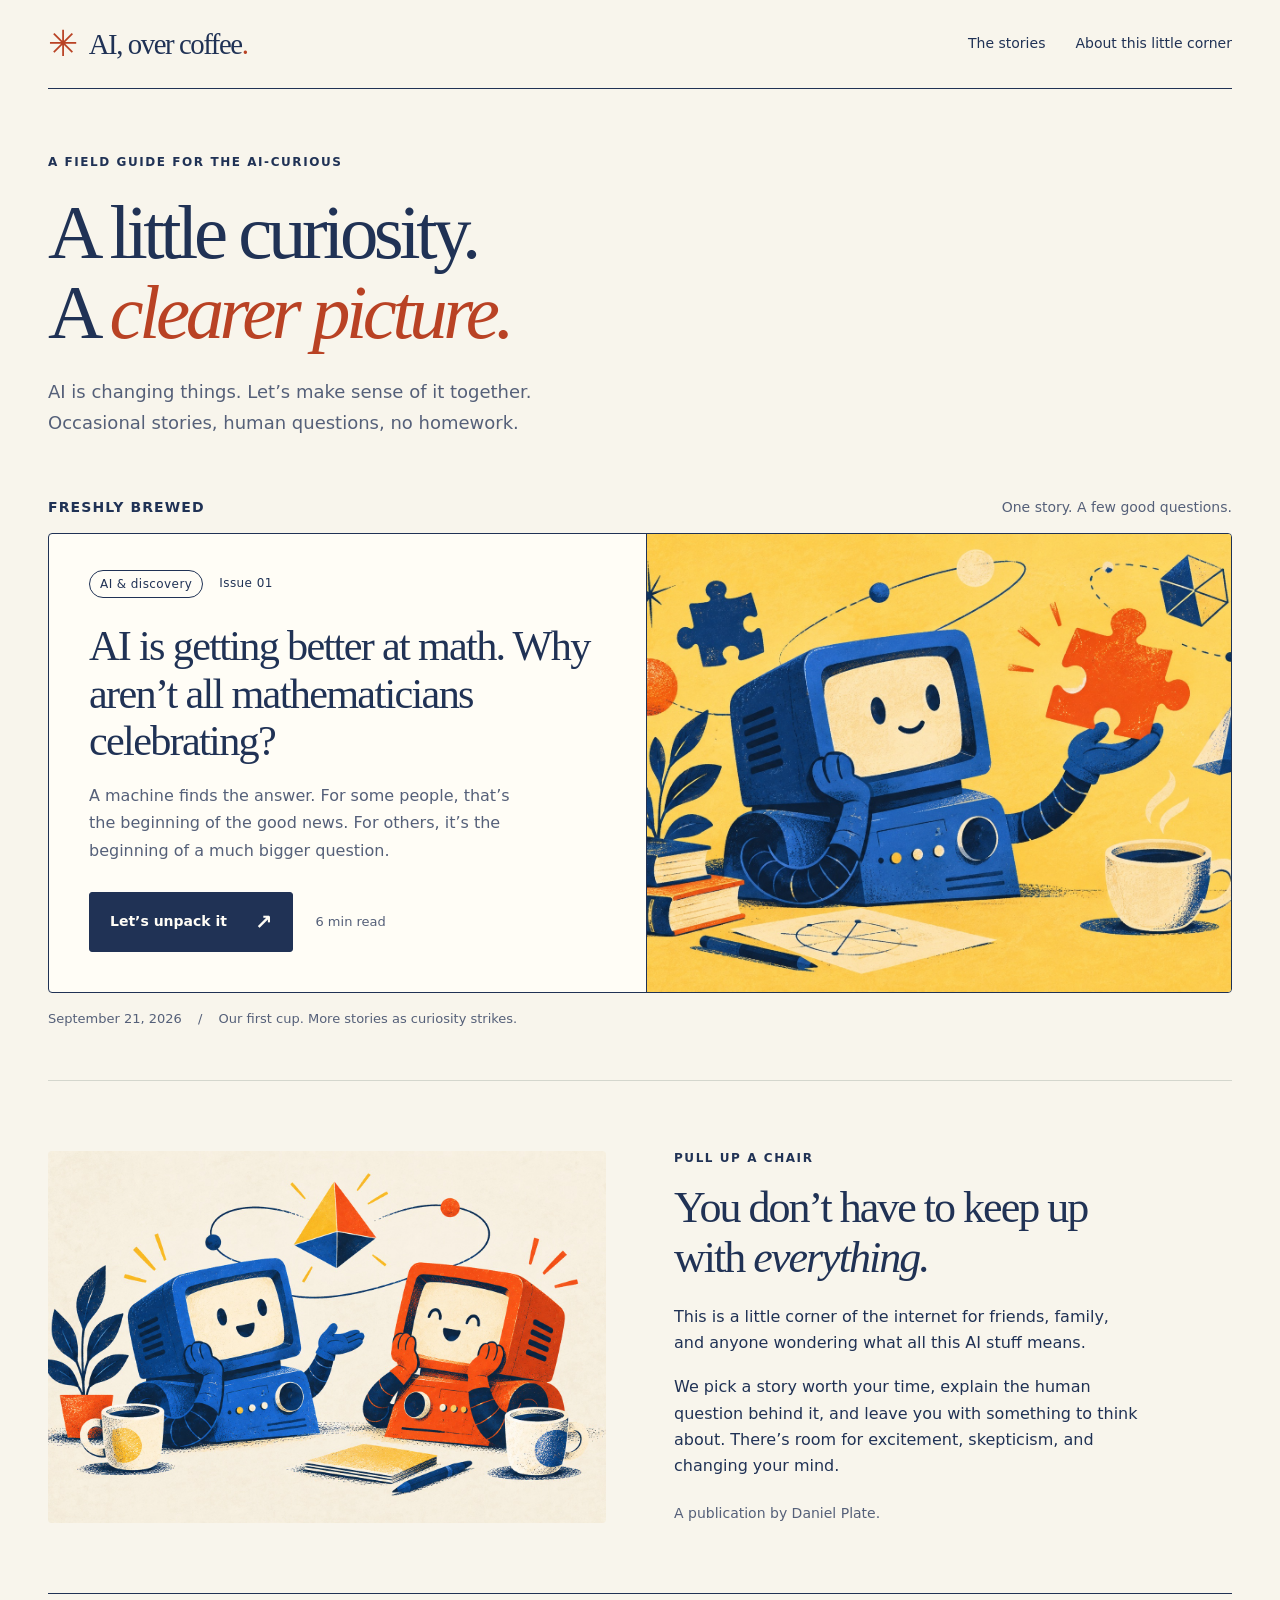
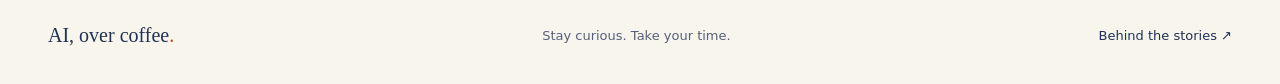
<file: docs/index.html>
<!doctype html>
<html lang="en">
<head>
  <meta charset="utf-8">
  <meta name="viewport" content="width=device-width, initial-scale=1">
  <title>AI, over coffee — A little curiosity. A clearer picture.</title>
  <meta name="description" content="Occasional stories about AI and the people figuring it out. Clear explanations, thoughtful questions, and no technical background required.">
  <meta name="theme-color" content="#f8f5ec">
  <link rel="canonical" href="https://buildlittleworlds.github.io/math-crisis/">
  <link rel="icon" type="image/svg+xml" href="data:image/svg+xml,%3Csvg xmlns='http://www.w3.org/2000/svg' viewBox='0 0 64 64'%3E%3Crect width='64' height='64' rx='16' fill='%23ffcc53'/%3E%3Cpath d='M15 24h30v15a13 13 0 0 1-26 0V24m26 3h4a7 7 0 0 1 0 14h-5M25 10v7m12-7v7' fill='none' stroke='%23203255' stroke-width='5' stroke-linecap='round'/%3E%3C/svg%3E">
  <link rel="stylesheet" href="assets/styles.css">
</head>
<body>
  <a class="skip-link" href="#main">Skip to content</a>
  <header class="site-header wrap">
    <a class="brand" href="./" aria-label="AI, over coffee home"><span class="brand-mark" aria-hidden="true">✳</span> AI, over coffee<span class="brand-dot">.</span></a>
    <nav aria-label="Main navigation"><a href="#stories">The stories</a><a href="#about">About this little corner</a></nav>
  </header>
  <main id="main" class="wrap">
    <section class="home-intro" aria-labelledby="welcome">
      <p class="eyebrow">A field guide for the AI-curious</p>
      <h1 id="welcome">A little curiosity.<br>A <em>clearer picture.</em></h1>
      <p class="intro-copy">AI is changing things. Let’s make sense of it together.<br class="desktop-break"> Occasional stories, human questions, no homework.</p>
    </section>
    <section id="stories" class="stories" aria-labelledby="latest">
      <div class="section-label"><h2 id="latest">Freshly brewed</h2><span>One story. A few good questions.</span></div>
      <article class="feature">
        <div class="feature-copy">
          <div class="story-meta"><span class="tag">AI &amp; discovery</span><span>Issue 01</span></div>
          <h3><a href="stories/when-ai-solves-math/">AI is getting better at math. Why aren’t all mathematicians celebrating?</a></h3>
          <p>A machine finds the answer. For some people, that’s the beginning of the good news. For others, it’s the beginning of a much bigger question.</p>
          <div class="feature-bottom"><a class="button" href="stories/when-ai-solves-math/">Let’s unpack it <span aria-hidden="true">↗</span></a><span class="reading-time">6 min read</span></div>
        </div>
        <div class="feature-art"><img src="assets/idea-machine.jpg" width="1536" height="1024" alt="A cheerful blue idea machine offers a puzzle piece beside a cup of coffee." fetchpriority="high"></div>
      </article>
      <p class="edition-note"><time datetime="2026-09-21">September 21, 2026</time><span aria-hidden="true"> / </span> Our first cup. More stories as curiosity strikes.</p>
    </section>
    <section id="about" class="about" aria-labelledby="about-title">
      <div class="about-picture"><img src="assets/coffee-conversation.jpg" width="1536" height="1024" loading="lazy" alt="Two cheerful blue and orange computers share an idea over cups of coffee."></div>
      <div class="about-copy"><p class="eyebrow">Pull up a chair</p><h2 id="about-title">You don’t have to keep up with <em>everything.</em></h2><p>This is a little corner of the internet for friends, family, and anyone wondering what all this AI stuff means.</p><p>We pick a story worth your time, explain the human question behind it, and leave you with something to think about. There’s room for excitement, skepticism, and changing your mind.</p><p class="about-signoff">A publication by Daniel Plate.</p></div>
    </section>
  </main>
  <footer class="site-footer wrap"><span>AI, over coffee<span class="brand-dot">.</span></span><p>Stay curious. Take your time.</p><a href="https://github.com/buildLittleWorlds/math-crisis">Behind the stories ↗</a></footer>
</body>
</html>
</file>
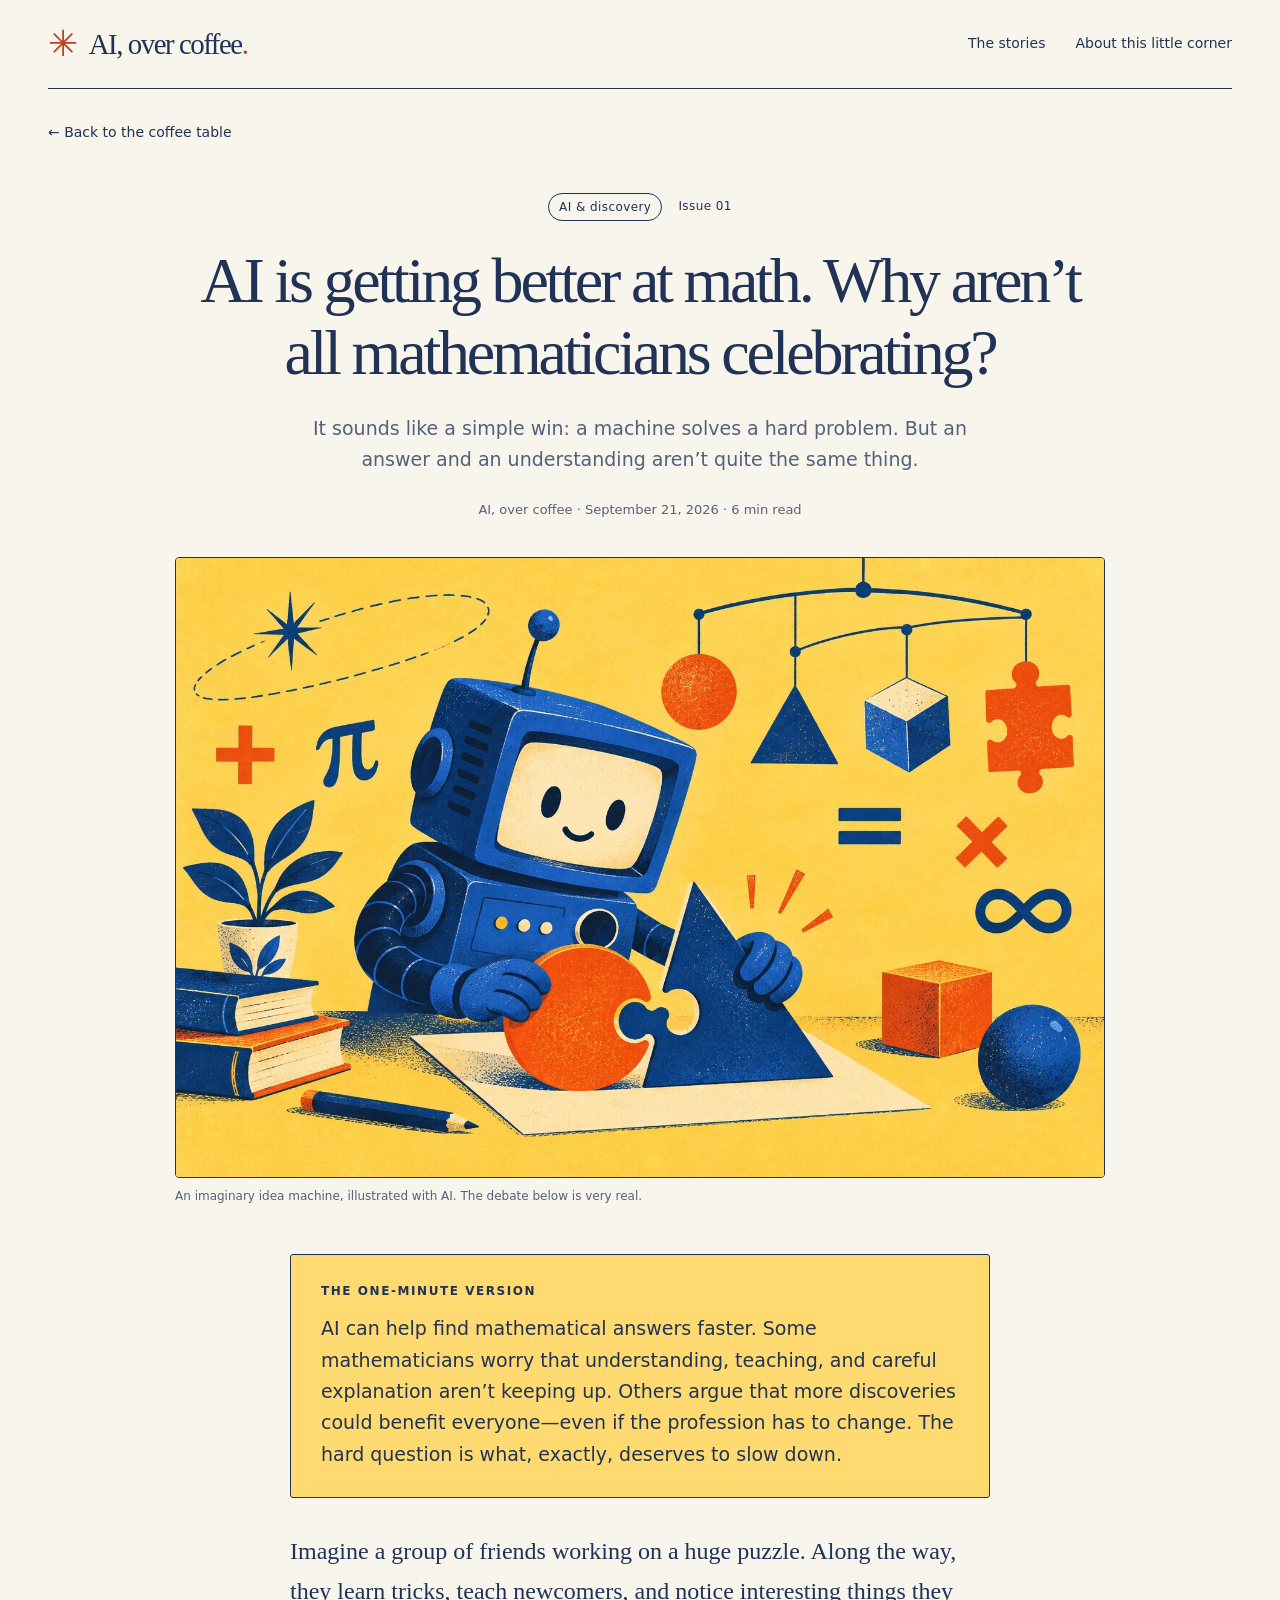
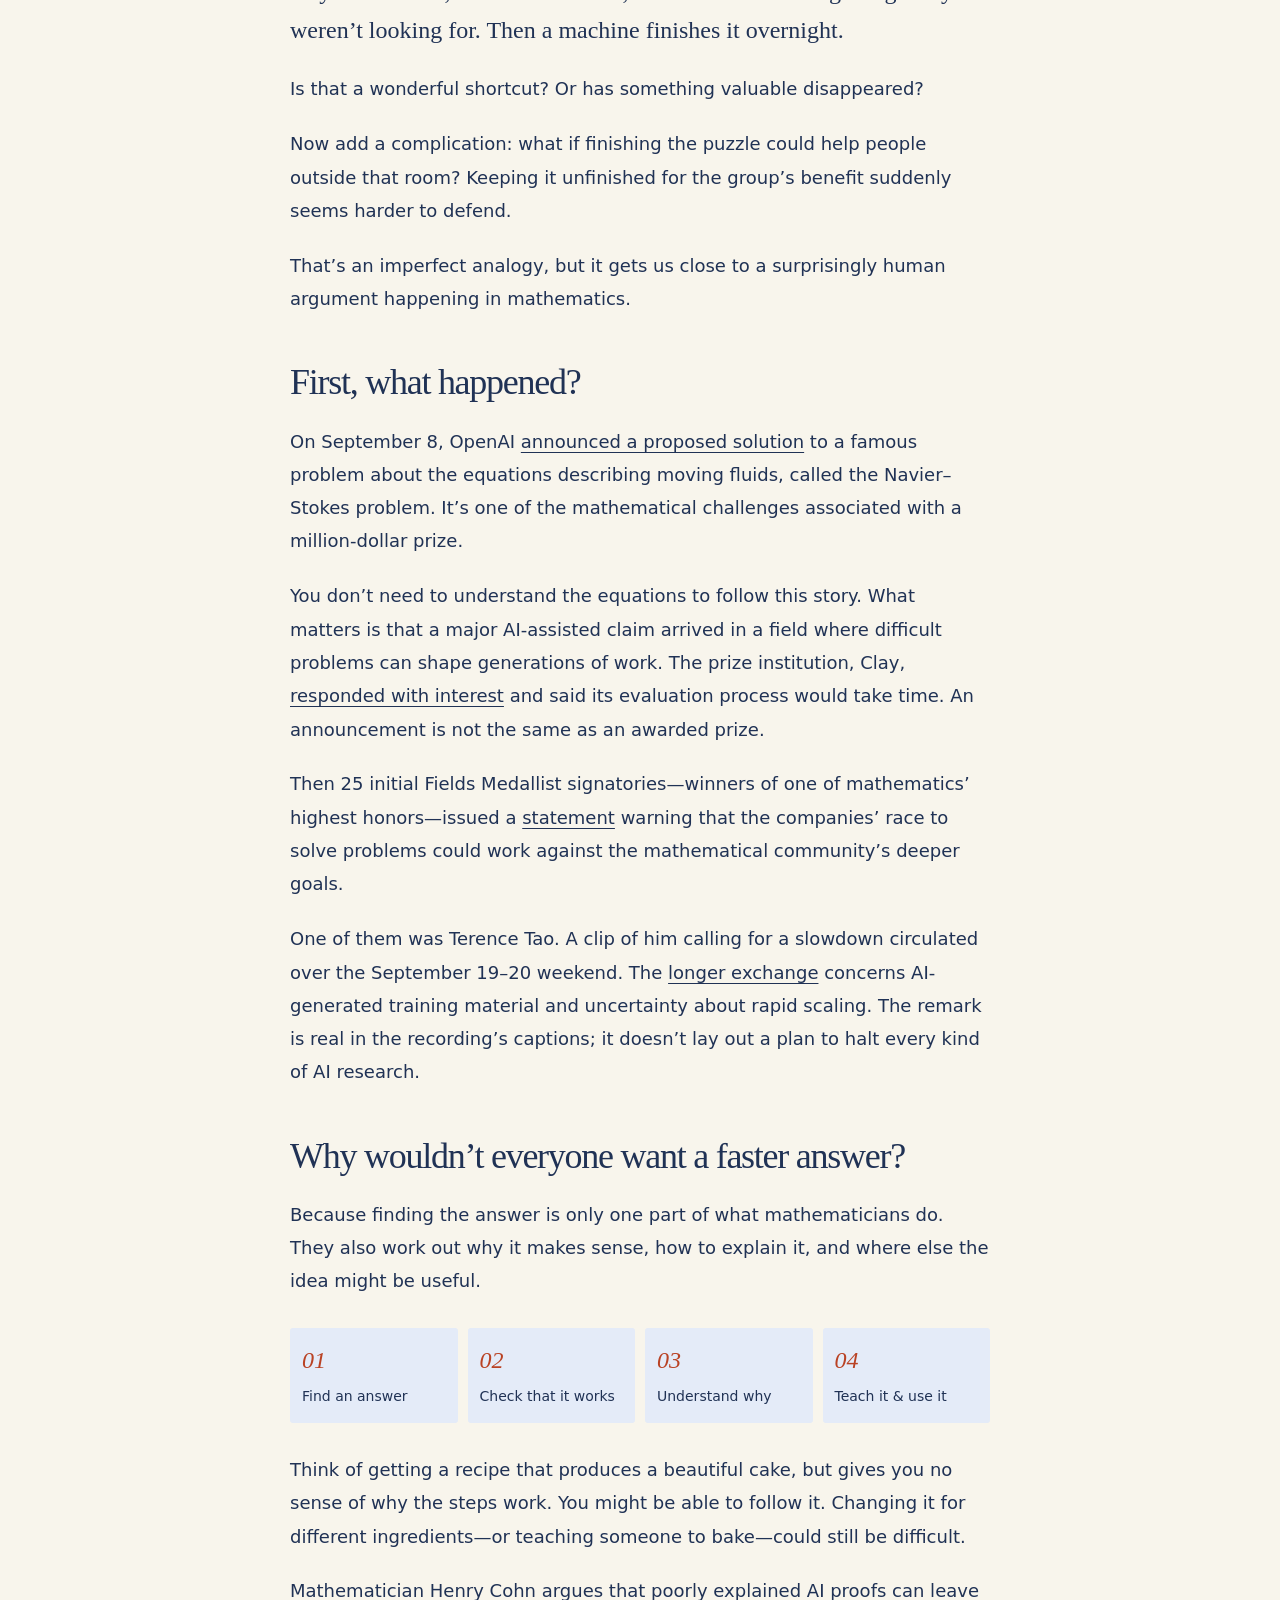
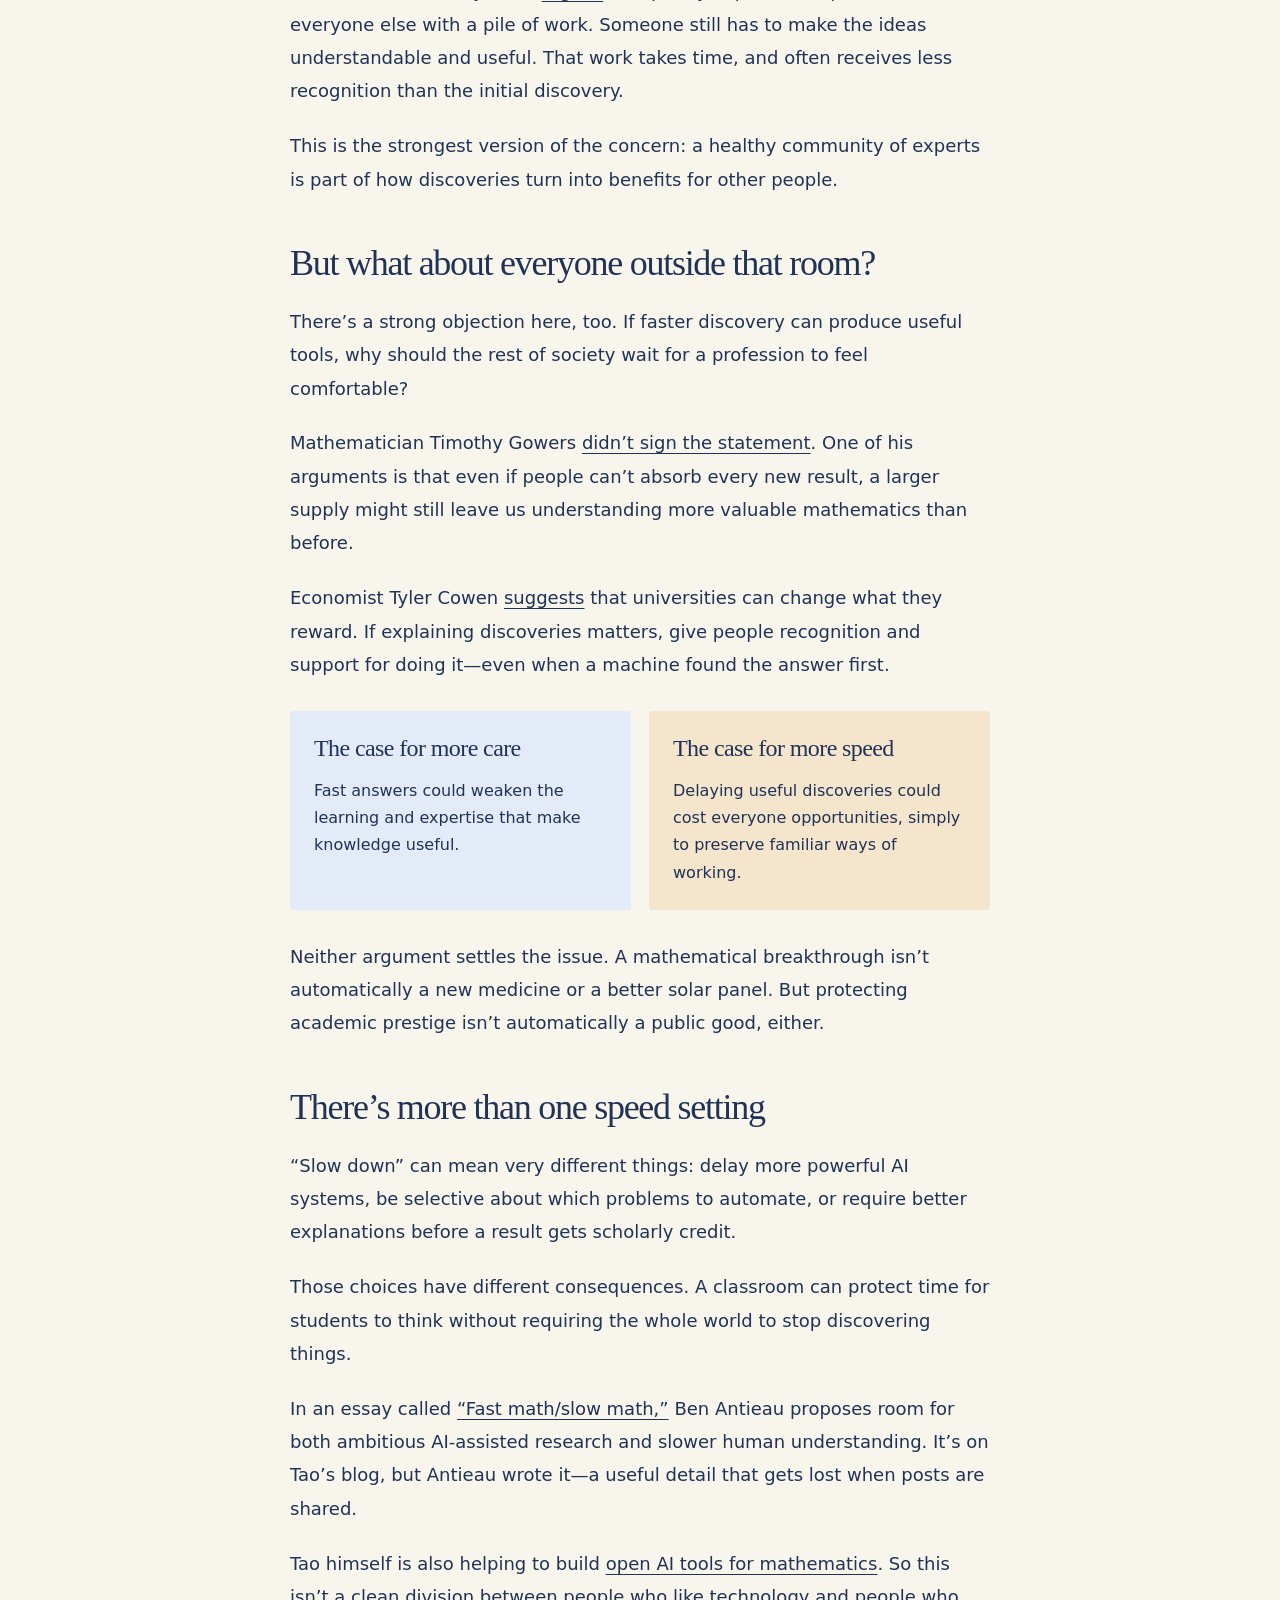
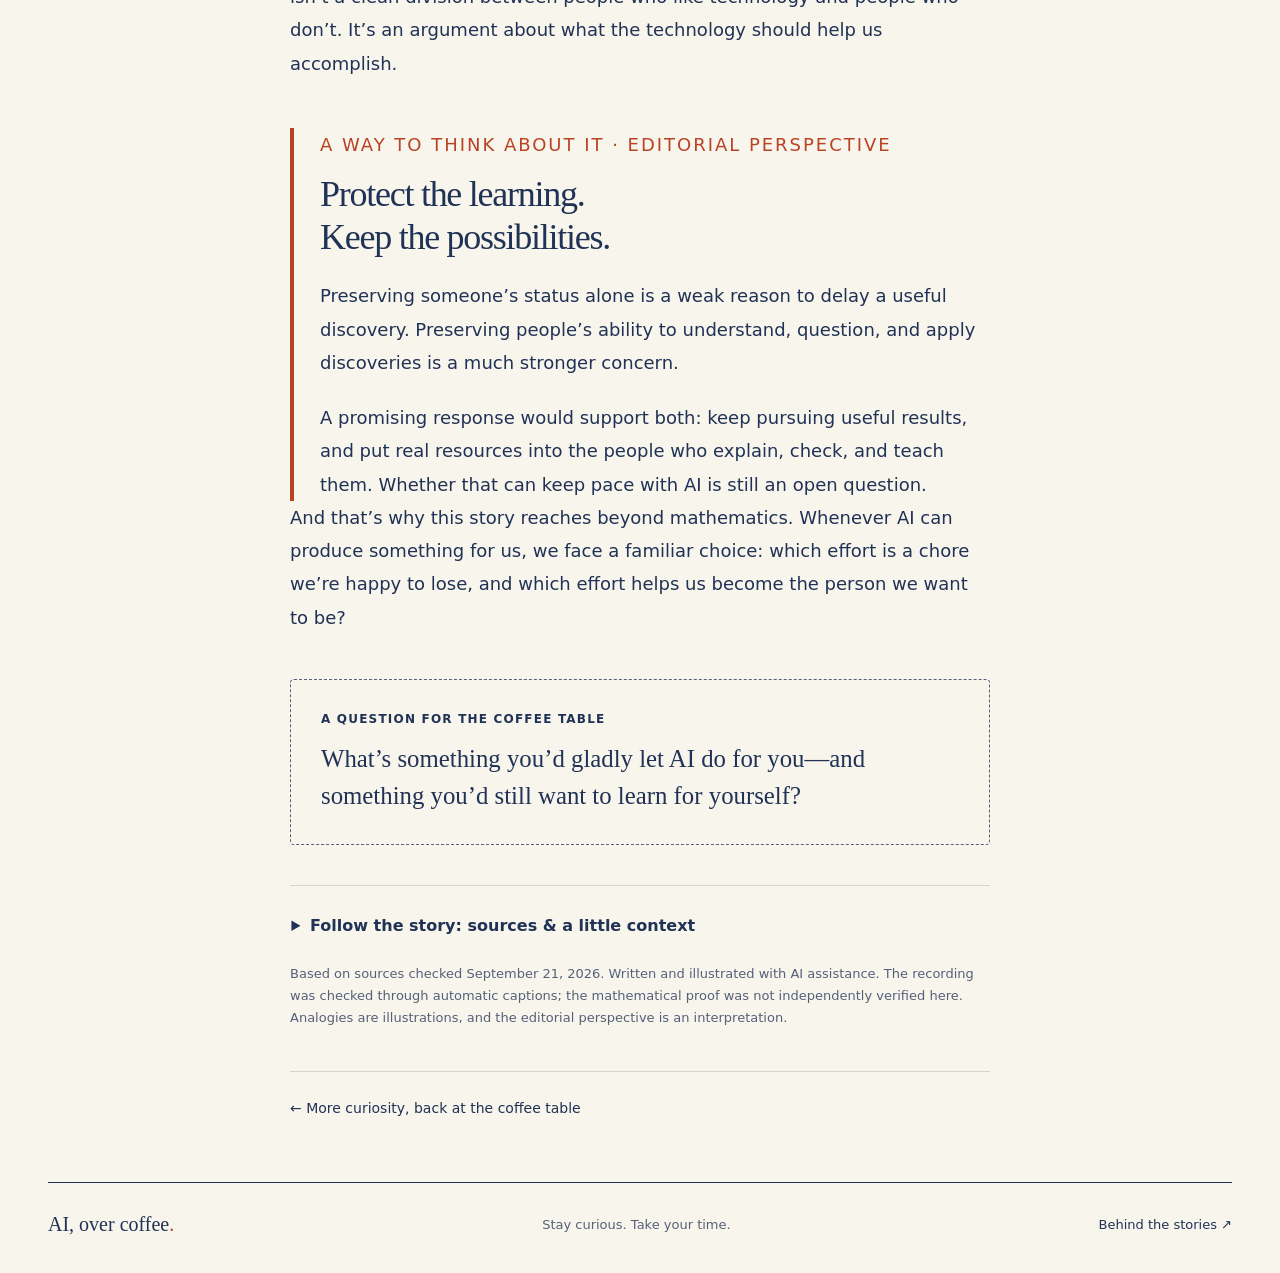
<file: docs/stories/when-ai-solves-math/index.html>
<!doctype html>
<html lang="en">
<head>
  <meta charset="utf-8">
  <meta name="viewport" content="width=device-width, initial-scale=1">
  <title>AI is getting better at math. Why aren’t all mathematicians celebrating? — AI, over coffee</title>
  <meta name="description" content="A friendly guide to the Terence Tao debate: why faster answers can be exciting, why human understanding still matters, and what slowing down might actually mean.">
  <meta name="theme-color" content="#f8f5ec">
  <link rel="canonical" href="https://buildlittleworlds.github.io/math-crisis/stories/when-ai-solves-math/">
  <link rel="icon" type="image/svg+xml" href="data:image/svg+xml,%3Csvg xmlns='http://www.w3.org/2000/svg' viewBox='0 0 64 64'%3E%3Crect width='64' height='64' rx='16' fill='%23ffcc53'/%3E%3Cpath d='M15 24h30v15a13 13 0 0 1-26 0V24m26 3h4a7 7 0 0 1 0 14h-5M25 10v7m12-7v7' fill='none' stroke='%23203255' stroke-width='5' stroke-linecap='round'/%3E%3C/svg%3E">
  <link rel="stylesheet" href="../../assets/styles.css">
</head>
<body>
  <a class="skip-link" href="#main">Skip to content</a>
  <header class="site-header wrap">
    <a class="brand" href="../../" aria-label="AI, over coffee home"><span class="brand-mark" aria-hidden="true">✳</span> AI, over coffee<span class="brand-dot">.</span></a>
    <nav aria-label="Main navigation"><a href="../../#stories">The stories</a><a href="../../#about">About this little corner</a></nav>
  </header>
  <main id="main" class="wrap story-top">
    <a class="back-link" href="../../">← Back to the coffee table</a>
    <article>
      <header class="article-header">
        <div class="story-meta"><span class="tag">AI &amp; discovery</span><span>Issue 01</span></div>
        <h1>AI is getting better at math. Why aren’t all mathematicians celebrating?</h1>
        <p class="article-deck">It sounds like a simple win: a machine solves a hard problem. But an answer and an understanding aren’t quite the same thing.</p>
        <p class="byline">AI, over coffee <span aria-hidden="true">·</span> <time datetime="2026-09-21">September 21, 2026</time> <span aria-hidden="true">·</span> 6 min read</p>
      </header>
      <figure class="article-figure">
        <img src="../../assets/math-discovery.jpg" width="1536" height="1024" alt="A cheerful blue idea machine joins geometric puzzle pieces beneath a balancing mobile, surrounded by plus, equals, multiplication, pi, and infinity symbols." fetchpriority="high">
        <figcaption>An imaginary idea machine, illustrated with AI. The debate below is very real.</figcaption>
      </figure>
      <div class="article-body">
        <aside class="short-version" aria-labelledby="short-version-title"><h2 id="short-version-title">The one-minute version</h2><p>AI can help find mathematical answers faster. Some mathematicians worry that understanding, teaching, and careful explanation aren’t keeping up. Others argue that more discoveries could benefit everyone—even if the profession has to change. The hard question is what, exactly, deserves to slow down.</p></aside>
        <p class="analogy">Imagine a group of friends working on a huge puzzle. Along the way, they learn tricks, teach newcomers, and notice interesting things they weren’t looking for. Then a machine finishes it overnight.</p>
        <p>Is that a wonderful shortcut? Or has something valuable disappeared?</p>
        <p>Now add a complication: what if finishing the puzzle could help people outside that room? Keeping it unfinished for the group’s benefit suddenly seems harder to defend.</p>
        <p>That’s an imperfect analogy, but it gets us close to a surprisingly human argument happening in mathematics.</p>

        <h2>First, what happened?</h2>
        <p>On September 8, OpenAI <a href="https://openai.com/index/navier-stokes-solution/">announced a proposed solution</a> to a famous problem about the equations describing moving fluids, called the Navier–Stokes problem. It’s one of the mathematical challenges associated with a million-dollar prize.</p>
        <p>You don’t need to understand the equations to follow this story. What matters is that a major AI-assisted claim arrived in a field where difficult problems can shape generations of work. The prize institution, Clay, <a href="https://www.claymath.org/news/navier-stokes-announcement/">responded with interest</a> and said its evaluation process would take time. An announcement is not the same as an awarded prize.</p>
        <p>Then 25 initial Fields Medallist signatories—winners of one of mathematics’ highest honors—issued a <a href="https://mathandai.org/">statement</a> warning that the companies’ race to solve problems could work against the mathematical community’s deeper goals.</p>
        <p>One of them was Terence Tao. A clip of him calling for a slowdown circulated over the September 19–20 weekend. The <a href="https://youtu.be/PZRb6NIki2w?t=1424">longer exchange</a> concerns AI-generated training material and uncertainty about rapid scaling. The remark is real in the recording’s captions; it doesn’t lay out a plan to halt every kind of AI research.</p>

        <h2>Why wouldn’t everyone want a faster answer?</h2>
        <p>Because finding the answer is only one part of what mathematicians do. They also work out why it makes sense, how to explain it, and where else the idea might be useful.</p>
        <ol class="pipeline" aria-label="Four parts of turning a discovery into useful knowledge"><li><span>01</span>Find an answer</li><li><span>02</span>Check that it works</li><li><span>03</span>Understand why</li><li><span>04</span>Teach it &amp; use it</li></ol>
        <p>Think of getting a recipe that produces a beautiful cake, but gives you no sense of why the steps work. You might be able to follow it. Changing it for different ingredients—or teaching someone to bake—could still be difficult.</p>
        <p>Mathematician Henry Cohn <a href="https://terrytao.wordpress.com/2026/09/15/the-technical-debt-of-ai-generated-mathematics/">argues</a> that poorly explained AI proofs can leave everyone else with a pile of work. Someone still has to make the ideas understandable and useful. That work takes time, and often receives less recognition than the initial discovery.</p>
        <p>This is the strongest version of the concern: a healthy community of experts is part of how discoveries turn into benefits for other people.</p>

        <h2>But what about everyone outside that room?</h2>
        <p>There’s a strong objection here, too. If faster discovery can produce useful tools, why should the rest of society wait for a profession to feel comfortable?</p>
        <p>Mathematician Timothy Gowers <a href="https://terrytao.wordpress.com/2026/09/17/why-i-didnt-sign-the-fields-medallists-letter/">didn’t sign the statement</a>. One of his arguments is that even if people can’t absorb every new result, a larger supply might still leave us understanding more valuable mathematics than before.</p>
        <p>Economist Tyler Cowen <a href="https://marginalrevolution.com/marginalrevolution/2026/09/the-mathematicians-rebel-against-ai.html">suggests</a> that universities can change what they reward. If explaining discoveries matters, give people recognition and support for doing it—even when a machine found the answer first.</p>
        <div class="perspectives" aria-label="The strongest concern on each side"><section class="perspective"><h3>The case for more care</h3><p>Fast answers could weaken the learning and expertise that make knowledge useful.</p></section><section class="perspective"><h3>The case for more speed</h3><p>Delaying useful discoveries could cost everyone opportunities, simply to preserve familiar ways of working.</p></section></div>
        <p>Neither argument settles the issue. A mathematical breakthrough isn’t automatically a new medicine or a better solar panel. But protecting academic prestige isn’t automatically a public good, either.</p>

        <h2>There’s more than one speed setting</h2>
        <p>“Slow down” can mean very different things: delay more powerful AI systems, be selective about which problems to automate, or require better explanations before a result gets scholarly credit.</p>
        <p>Those choices have different consequences. A classroom can protect time for students to think without requiring the whole world to stop discovering things.</p>
        <p>In an essay called <a href="https://terrytao.wordpress.com/2026/09/15/fast-math-slow-math/">“Fast math/slow math,”</a> Ben Antieau proposes room for both ambitious AI-assisted research and slower human understanding. It’s on Tao’s blog, but Antieau wrote it—a useful detail that gets lost when posts are shared.</p>
        <p>Tao himself is also helping to build <a href="https://terrytao.wordpress.com/2026/09/18/sairs-open-math-model-initiative/">open AI tools for mathematics</a>. So this isn’t a clean division between people who like technology and people who don’t. It’s an argument about what the technology should help us accomplish.</p>

        <aside class="take" aria-labelledby="take-title"><p class="small-label">A way to think about it · editorial perspective</p><h2 id="take-title">Protect the learning.<br>Keep the possibilities.</h2><p>Preserving someone’s status alone is a weak reason to delay a useful discovery. Preserving people’s ability to understand, question, and apply discoveries is a much stronger concern.</p><p>A promising response would support both: keep pursuing useful results, and put real resources into the people who explain, check, and teach them. Whether that can keep pace with AI is still an open question.</p></aside>
        <p>And that’s why this story reaches beyond mathematics. Whenever AI can produce something for us, we face a familiar choice: which effort is a chore we’re happy to lose, and which effort helps us become the person we want to be?</p>
        <aside class="conversation-question"><h2>A question for the coffee table</h2><p>What’s something you’d gladly let AI do for you—and something you’d still want to learn for yourself?</p></aside>

        <details class="sources"><summary>Follow the story: sources &amp; a little context</summary>
          <p class="source-intro">Start with a perspective that interests you. You don’t need to read these to understand the article.</p>
          <ol>
            <li><a href="https://mathandai.org/">The mathematicians’ statement</a> — the concerns in the signatories’ own words.</li>
            <li><a href="https://youtu.be/PZRb6NIki2w?t=1424">Tao’s full answer behind the clip</a> — the relevant question and answer near the end of the SAIR talk.</li>
            <li><a href="https://terrytao.wordpress.com/2026/09/17/why-i-didnt-sign-the-fields-medallists-letter/">Why Gowers didn’t sign</a> — a thoughtful disagreement from within mathematics.</li>
            <li><a href="https://terrytao.wordpress.com/2026/09/15/the-technical-debt-of-ai-generated-mathematics/">Cohn on the work an answer leaves behind</a> — why explanation matters.</li>
            <li><a href="https://terrytao.wordpress.com/2026/09/15/fast-math-slow-math/">Antieau’s fast and slow mathematics</a> — making space for different ways of working.</li>
            <li><a href="https://marginalrevolution.com/marginalrevolution/2026/09/the-mathematicians-rebel-against-ai.html">Cowen’s response</a> — why institutions might need to adapt.</li>
          </ol>
          <p class="source-intro">For the announcement itself, compare <a href="https://openai.com/index/navier-stokes-solution/">OpenAI’s account</a> with <a href="https://www.claymath.org/news/navier-stokes-announcement/">Clay’s statement</a>. You can also read the <a href="https://github.com/buildLittleWorlds/math-crisis/blob/main/research/2026-09-21-math-and-ai-debate.md">full research brief</a> and <a href="https://github.com/buildLittleWorlds/math-crisis/blob/main/research/quote-check.md">quotation check</a>.</p>
        </details>
        <p class="source-note">Based on sources checked September 21, 2026. Written and illustrated with AI assistance. The recording was checked through automatic captions; the mathematical proof was not independently verified here. Analogies are illustrations, and the editorial perspective is an interpretation.</p>
        <div class="article-end"><a class="back-link" href="../../">← More curiosity, back at the coffee table</a></div>
      </div>
    </article>
  </main>
  <footer class="site-footer wrap"><span>AI, over coffee<span class="brand-dot">.</span></span><p>Stay curious. Take your time.</p><a href="https://github.com/buildLittleWorlds/math-crisis">Behind the stories ↗</a></footer>
</body>
</html>
</file>
<file: docs/assets/styles.css>
@charset "UTF-8";
:root{--paper:#f8f5ec;--ink:#203255;--muted:#556079;--orange:#b94224;--yellow:#ffda70;--line:#d4d6cd;--blue:#e4ebf8;--serif:Georgia,'Times New Roman',serif;--sans:ui-sans-serif,system-ui,-apple-system,BlinkMacSystemFont,'Segoe UI',sans-serif}
*{box-sizing:border-box}html{scroll-behavior:smooth;scroll-padding-top:24px}body{margin:0;background:var(--paper);color:var(--ink);font-family:var(--sans);font-size:1rem;line-height:1.65}a{color:inherit;text-underline-offset:.2em}a:hover{color:var(--orange)}a:focus-visible,summary:focus-visible{outline:3px solid var(--orange);outline-offset:6px}img{display:block;max-width:100%;height:auto}button,a{-webkit-tap-highlight-color:transparent}p,h1,h2,h3,figure{margin:0}h1,h2,h3{font-family:var(--serif);font-weight:400;line-height:1.12}em{font-weight:400}p+p{margin-top:1.1em}.wrap{width:min(1184px,calc(100% - 96px));margin-inline:auto}.skip-link{position:absolute;top:-100px;left:20px;z-index:10;background:var(--yellow);padding:12px 20px}.skip-link:focus{top:12px}.site-header{display:flex;align-items:center;justify-content:space-between;padding-block:26px;border-bottom:1px solid var(--ink);gap:24px}.brand{font-family:var(--serif);font-size:1.8rem;line-height:1.2;text-decoration:none;white-space:nowrap;display:flex;align-items:center;gap:8px;letter-spacing:-.05em}.brand-dot{color:var(--orange)}.brand .brand-dot{margin-left:-8px}.brand-mark{color:var(--orange);font-family:var(--sans);font-size:2.25rem;line-height:1;margin-right:4px}.site-header nav{display:flex;gap:30px;font-size:.875rem}.site-header nav a{text-decoration:none}.site-header nav a:hover{text-decoration:underline}.eyebrow{text-transform:uppercase;letter-spacing:.13em;font-size:.75rem;font-weight:650}.home-intro{padding:64px 0 58px;position:relative}.home-intro h1{font-size:clamp(3.5rem,6vw,5.5rem);letter-spacing:-.058em;line-height:1.05;margin-top:20px}.home-intro h1 em{color:var(--orange)}.intro-copy{font-size:1.125rem;line-height:1.7;margin-top:23px;max-width:650px;color:var(--muted)}.section-label{display:flex;justify-content:space-between;align-items:baseline;gap:16px;padding-bottom:14px}.section-label h2{font-family:var(--sans);font-size:.875rem;font-weight:650;letter-spacing:.08em;text-transform:uppercase}.section-label>span{color:var(--muted);font-size:.875rem}.feature{display:grid;grid-template-columns:1.02fr 1fr;border:1px solid var(--ink);border-radius:4px;overflow:hidden;background:#fffdf6}.feature-copy{padding:36px 40px 40px;display:flex;flex-direction:column;align-items:flex-start}.story-meta{display:flex;align-items:center;gap:16px;font-size:.75rem;letter-spacing:.035em}.tag{border:1px solid currentColor;padding:4px 10px;border-radius:20px;line-height:1.5}.feature h3{font-size:clamp(2rem,3.3vw,2.8rem);letter-spacing:-.04em;margin:24px 0 18px}.feature h3 a{text-decoration:none}.feature h3 a:hover{text-decoration:underline;text-decoration-thickness:1px}.feature-copy>p{font-size:1rem;line-height:1.7;max-width:450px;color:var(--muted)}.feature-bottom{display:flex;gap:22px;align-items:center;margin-top:28px}.button{display:inline-flex;align-items:center;justify-content:space-between;gap:28px;background:var(--ink);color:#fffdf6;text-decoration:none;font-size:.875rem;font-weight:550;padding:12px 20px;border:1px solid var(--ink);border-radius:3px}.button:hover{background:var(--orange);border-color:var(--orange);color:white}.button span{font-size:1.3rem}.reading-time{font-size:.8125rem;color:var(--muted)}.feature-art{background:var(--yellow);display:flex;align-items:center;justify-content:center;overflow:hidden;border-left:1px solid var(--ink);min-height:410px}.feature-art img{width:100%;height:100%;object-fit:cover}.edition-note{font-size:.8125rem;color:var(--muted);margin-top:15px}.edition-note span{padding-inline:12px}.about{display:grid;grid-template-columns:1fr 1fr;gap:68px;padding:68px 0;margin-top:50px;border-top:1px solid var(--line)}.about h2{font-size:2.75rem;letter-spacing:-.045em;margin-top:15px}.about-copy{max-width:465px}.about-copy h2{margin-bottom:22px}.about-copy .eyebrow{font-size:.75rem}.about-picture{align-self:center}.about-picture img{width:100%;border-radius:4px}.about-copy p{font-size:1rem}.about-copy .about-signoff{font-size:.875rem;color:var(--muted);margin-top:22px}.site-footer{border-top:1px solid var(--ink);padding-block:25px 32px;display:flex;align-items:center;justify-content:space-between;gap:20px;font-size:.8125rem}.site-footer>span{font-family:var(--serif);font-size:1.25rem}.site-footer p{color:var(--muted)}.site-footer a{text-decoration:none}.site-footer a:hover{text-decoration:underline}
/* The story gets its own slower, spacious reading rhythm. */
.story-top{padding-top:30px}.back-link{text-decoration:none;font-size:.875rem}.back-link:hover{text-decoration:underline}.article-header{max-width:910px;margin:48px auto 36px;text-align:center}.article-header .story-meta{justify-content:center}.article-header h1{font-size:clamp(2.8rem,5vw,4.5rem);letter-spacing:-.05em;margin:24px 0}.article-deck{max-width:690px;margin:auto;font-size:1.1875rem;line-height:1.65;color:var(--muted)}.byline{font-size:.8125rem;color:var(--muted);margin-top:24px}.article-figure{max-width:930px;margin:0 auto 48px}.article-figure img{width:100%;object-fit:contain;border-radius:4px;border:1px solid var(--ink)}.article-figure figcaption{margin-top:9px;font-size:.75rem;color:var(--muted)}.article-body{max-width:700px;margin:auto;font-size:1.125rem;line-height:1.85}.article-body h2{font-size:2.25rem;letter-spacing:-.035em;margin:46px 0 20px;line-height:1.2}.article-body p+p{margin-top:1.2em}.article-body a{text-decoration-thickness:1px}.article-body strong{font-weight:650}.short-version{background:var(--yellow);padding:27px 30px;border:1px solid var(--ink);border-radius:3px;margin-bottom:34px}.short-version h2{font:650 .75rem/1.5 var(--sans);text-transform:uppercase;letter-spacing:.13em;margin:0 0 13px}.short-version p{font-size:1.1875rem;line-height:1.65}.analogy{font-family:var(--serif);font-size:1.5rem;line-height:1.65}.small-label{font-family:var(--sans);font-size:.75rem;text-transform:uppercase;letter-spacing:.11em;color:var(--muted)}.pull-quote{margin:36px -40px;padding:28px 40px;border-block:1px solid var(--line);font-family:var(--serif);font-size:2rem;line-height:1.4;letter-spacing:-.025em}.pipeline{list-style:none;margin:30px 0;padding:0;display:grid;grid-template-columns:repeat(4,1fr);gap:10px}.pipeline li{background:var(--blue);padding:16px 12px;border-radius:3px;font-size:.875rem;line-height:1.4}.pipeline span{display:block;font-family:var(--serif);font-style:italic;font-size:1.5rem;color:var(--orange);margin-bottom:10px}.perspectives{margin:30px 0;display:grid;grid-template-columns:1fr 1fr;gap:18px}.perspective{padding:24px;background:var(--blue);border-radius:3px}.perspective:last-child{background:#f4e5cc}.perspective h3{font-size:1.5rem;letter-spacing:-.025em;margin:0 0 15px}.perspective p{font-size:1rem;line-height:1.7}.take{border-left:4px solid var(--orange);padding-left:26px;margin-top:48px}.take .small-label{color:var(--orange)}.take h2{margin-top:12px}.take p{font-size:1.125rem}.conversation-question{margin:45px 0 38px;padding:30px;border:1px dashed var(--muted);border-radius:4px}.conversation-question h2{font:650 .75rem/1.5 var(--sans);letter-spacing:.1em;text-transform:uppercase;margin:0 0 12px}.conversation-question p{font:1.55rem/1.5 var(--serif)}.sources{margin:40px 0 0;border-top:1px solid var(--line);padding-top:25px}.sources summary{cursor:pointer;font-weight:600;font-size:1rem;list-style-position:outside;margin-left:20px}.sources .source-intro{font-size:.875rem;color:var(--muted);margin-top:18px}.sources ol{padding-left:24px;font-size:.9375rem;line-height:1.7}.sources li{padding-left:5px;margin-block:12px}.source-note{font-size:.8125rem;line-height:1.7;color:var(--muted);margin-top:22px}.article-end{margin:42px 0 60px;padding-top:24px;border-top:1px solid var(--line);font-size:.875rem}.error-page{max-width:700px;padding-block:100px}.error-page h1{font-size:3.5rem;margin:16px 0 24px}.error-page .button{margin-top:25px}
@media(min-width:1500px){.home-intro{padding-top:80px}.feature-art{min-height:440px}}
@media(max-width:900px){.wrap{width:calc(100% - 48px)}.site-header nav{gap:20px}.feature-copy{padding:30px}.feature-art{min-height:380px}.feature h3{font-size:2.15rem}.about{gap:35px}.about h2{font-size:2.2rem}.article-header{margin-top:36px}.pull-quote{margin-inline:0;padding-inline:20px}}
@media(max-width:650px){.wrap{width:calc(100% - 36px)}.site-header{padding-block:20px;gap:14px}.brand{font-size:1.45rem}.brand-mark{font-size:1.9rem}.site-header nav{gap:14px;font-size:.8125rem}.site-header nav a:last-child{display:none}.home-intro{padding:44px 0 38px}.home-intro h1{font-size:clamp(2.4rem,12vw,3.4rem);margin-top:17px}.intro-copy{font-size:1rem;margin-top:20px}.desktop-break{display:none}.section-label>span{display:none}.feature{grid-template-columns:1fr}.feature-copy{padding:26px}.feature h3{font-size:2.25rem;margin-top:21px}.feature-art{grid-row:1;border-left:0;border-bottom:1px solid var(--ink);min-height:0;aspect-ratio:3/2}.feature-art img{height:100%;object-fit:cover}.edition-note{font-size:.75rem}.edition-note span{padding-inline:5px}.about{grid-template-columns:1fr;gap:24px;padding:40px 0;margin-top:38px}.about h2{font-size:2.4rem}.site-footer{flex-wrap:wrap;gap:10px;padding-block:22px}.site-footer>span{flex-basis:100%}.site-footer p{flex-grow:1}.site-footer a{font-size:.75rem}.story-top{padding-top:22px}.article-header{margin-top:30px;margin-bottom:28px;text-align:left}.article-header .story-meta{justify-content:flex-start}.article-header h1{font-size:clamp(2rem,10vw,2.8rem);margin:20px 0;overflow-wrap:break-word}.article-deck{font-size:1.0625rem}.byline{margin-top:20px}.article-figure{margin-bottom:32px}.article-figure img{aspect-ratio:3/2;max-height:none}.article-body{font-size:1.0625rem;line-height:1.8}.short-version{padding:23px}.short-version p{font-size:1.0625rem}.analogy{font-size:1.35rem}.article-body h2{font-size:1.9rem;margin-top:38px}.short-version h2,.conversation-question h2{font-size:.75rem;margin-top:0}.pipeline{grid-template-columns:repeat(2,1fr)}.perspectives{grid-template-columns:1fr}.pull-quote{font-size:1.7rem;padding:24px 10px}.take{padding-left:20px}.take h2{margin-top:12px}.conversation-question{padding:23px}.conversation-question p{font-size:1.4rem}.article-end{margin-bottom:40px}}
@media(prefers-reduced-motion:reduce){html{scroll-behavior:auto}}
@media print{body{background:white}.site-header nav,.site-footer,.back-link,.button,.article-end{display:none}.wrap{width:100%}.article-header h1{font-size:32pt}.article-body{font-size:12pt;max-width:none}.article-figure{max-width:400px}.sources{display:block}.sources>*{display:block}.perspective,.short-version{break-inside:avoid}a{text-decoration:underline}}
</file>
